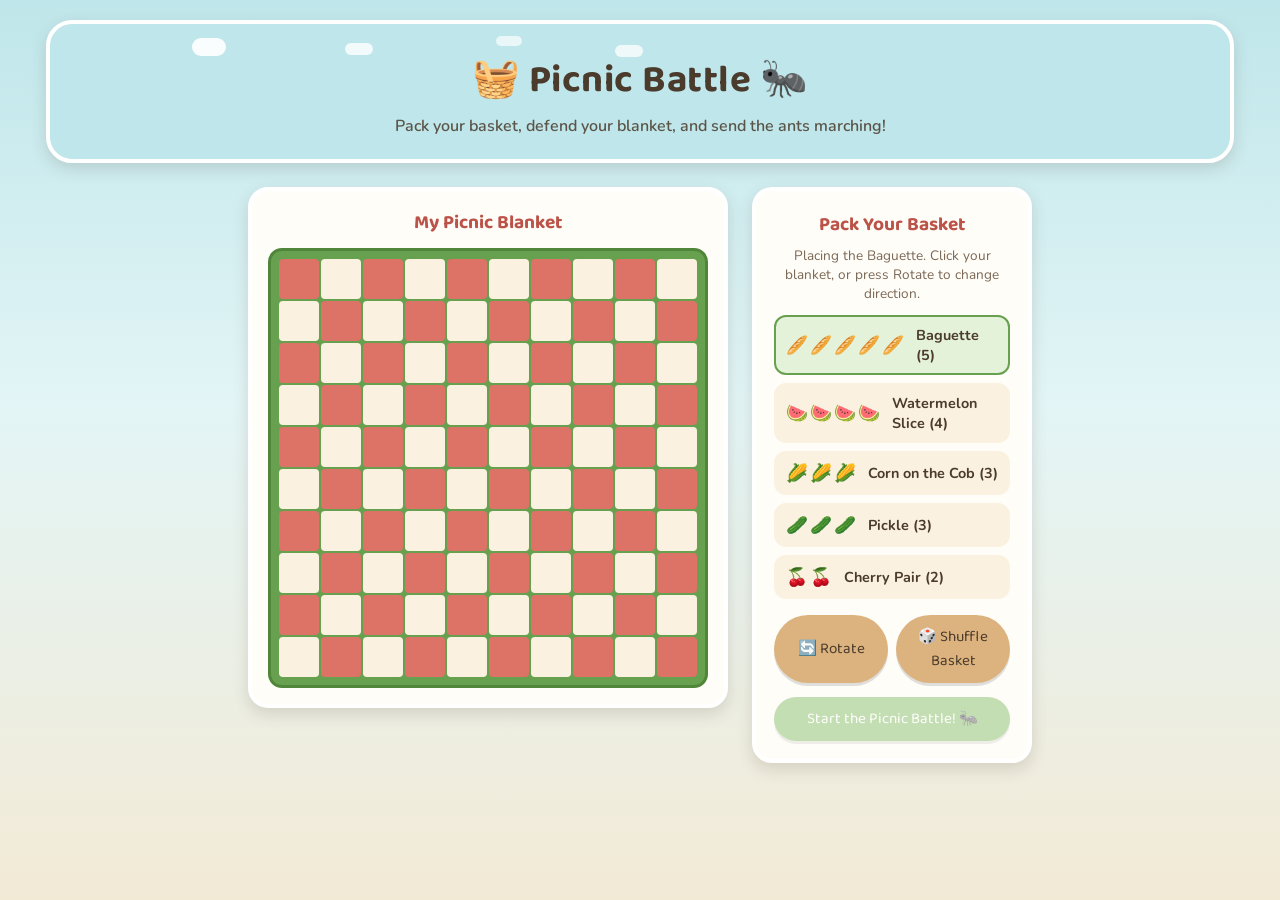
<file: index.html>
<!doctype html>
<html lang="en">
<head>
  <meta charset="UTF-8" />
  <meta name="viewport" content="width=device-width, initial-scale=1.0" />
  <title>Picnic Battle</title>
  <link rel="icon" href="data:image/svg+xml,<svg xmlns=%22http://www.w3.org/2000/svg%22 viewBox=%220 0 100 100%22><text y=%22.9em%22 font-size=%2290%22>🧺</text></svg>" />
  <link rel="preconnect" href="https://fonts.googleapis.com" />
  <link rel="preconnect" href="https://fonts.gstatic.com" crossorigin />
  <link href="https://fonts.googleapis.com/css2?family=Baloo+2:wght@500;700;800&family=Nunito:wght@400;600;700&display=swap" rel="stylesheet" />
  <link rel="stylesheet" href="css/style.css" />
</head>
<body>
  <div class="app">
    <header class="app-header">
      <h1>🧺 Picnic Battle 🐜</h1>
      <p class="tagline">Pack your basket, defend your blanket, and send the ants marching!</p>
    </header>

    <!-- ================= PLACEMENT SCREEN ================= -->
    <section id="placement-screen" class="screen">
      <div class="placement-layout">
        <div class="board-panel">
          <h2>My Picnic Blanket</h2>
          <div id="placement-board" class="board" aria-label="Your picnic blanket, place your food"></div>
        </div>

        <div class="ship-tray-panel">
          <h2>Pack Your Basket</h2>
          <p class="panel-hint" id="placement-hint">Pick a food below, then click your blanket to set it down.</p>
          <ul id="ship-tray" class="ship-tray"></ul>

          <div class="placement-controls">
            <button id="rotate-btn" class="btn" type="button">🔄 Rotate</button>
            <button id="randomize-btn" class="btn" type="button">🎲 Shuffle Basket</button>
          </div>
          <button id="start-battle-btn" class="btn btn-primary btn-block" type="button" disabled>
            Start the Picnic Battle! 🐜
          </button>
        </div>
      </div>
    </section>

    <!-- ================= BATTLE SCREEN ================= -->
    <section id="battle-screen" class="screen hidden">
      <div id="status-bar" class="status-bar">
        <span id="status-text">Your move — send in the ants!</span>
      </div>

      <div class="battle-layout">
        <div class="board-panel">
          <h2>My Picnic Blanket</h2>
          <ul id="player-fleet" class="fleet-status"></ul>
          <div id="player-board" class="board board-small" aria-label="Your picnic blanket"></div>
        </div>

        <div class="board-panel">
          <h2>Enemy Picnic Blanket</h2>
          <ul id="enemy-fleet" class="fleet-status"></ul>
          <div id="enemy-board" class="board board-small" aria-label="Enemy picnic blanket, click to attack"></div>
        </div>

        <div class="board-panel log-panel">
          <h2>🐜 Ant Chatter</h2>
          <div id="battle-log" class="battle-log" aria-live="polite"></div>
        </div>
      </div>

      <button id="restart-btn" class="btn btn-secondary" type="button">↺ New Picnic</button>
    </section>

    <!-- ================= GAME OVER MODAL ================= -->
    <div id="gameover-modal" class="modal hidden">
      <div class="modal-content">
        <h2 id="gameover-title"></h2>
        <p id="gameover-message"></p>
        <button id="play-again-btn" class="btn btn-primary" type="button">Play Again</button>
      </div>
    </div>

  </div>

  <script src="js/game.js"></script>
</body>
</html>
</file>
<file: css/style.css>
/* ===================== Picnic Battle — styles ===================== */
/* Palette matched to the ForgeCore "Snack Attack" toy: matte pastel sky-blue
   lid, grass-green tray, soft coral-red gingham on cream, wicker-basket tan. */

:root {
  --sky-blue: #bfe6ea;
  --sky-blue-soft: #e3f5f6;
  --cloud-white: #ffffff;

  --grass-green: #8bc172;
  --grass-green-dark: #67a04e;
  --grass-green-darker: #4f8639;

  --gingham-red: #dd7267;
  --gingham-red-dark: #bb5348;
  --gingham-cream: #faf1e1;

  --basket-tan: #dcb37e;
  --basket-tan-dark: #b98a54;

  --ant-dark: #4a3c2f;
  --ant-red: #d6473d;

  --ink: #4a3b2c;
  --ink-soft: #7a6754;

  --panel-bg: #fffdf8;
  --shadow: 0 6px 16px rgba(74, 59, 44, 0.16);
  font-size: 16px;
}

* {
  box-sizing: border-box;
}

body {
  margin: 0;
  min-height: 100vh;
  font-family: "Nunito", sans-serif;
  color: var(--ink);
  background: linear-gradient(180deg, var(--sky-blue) 0%, var(--sky-blue-soft) 45%, #f3ead6 100%);
  background-attachment: fixed;
}

.app {
  max-width: 1220px;
  margin: 0 auto;
  padding: 20px 16px 60px;
}

/* ---------- Header (mimics the toy's blue lid, with little clouds) ---------- */

.app-header {
  position: relative;
  text-align: center;
  color: var(--ink);
  background: var(--sky-blue);
  border: 4px solid #fff;
  border-radius: 26px;
  padding: 26px 20px 22px;
  margin-bottom: 24px;
  box-shadow: var(--shadow);
  overflow: hidden;
}

.app-header::before {
  content: "";
  position: absolute;
  top: 14px;
  left: 12%;
  width: 34px;
  height: 18px;
  background: var(--cloud-white);
  border-radius: 50px;
  opacity: 0.9;
  box-shadow:
    150px 2px 0 -3px rgba(255, 255, 255, 0.9),
    300px -6px 0 -4px rgba(255, 255, 255, 0.75),
    420px 4px 0 -3px rgba(255, 255, 255, 0.85);
}

.app-header h1 {
  font-family: "Baloo 2", sans-serif;
  font-size: 2.4rem;
  margin: 0 0 4px;
  letter-spacing: 0.5px;
  position: relative;
}

.tagline {
  margin: 0;
  font-weight: 600;
  opacity: 0.85;
  position: relative;
}

.screen.hidden {
  display: none;
}

/* ---------- Panels & layout ---------- */

.placement-layout,
.battle-layout {
  display: flex;
  flex-wrap: wrap;
  gap: 24px;
  justify-content: center;
  align-items: flex-start;
}

.board-panel {
  background: var(--panel-bg);
  border-radius: 20px;
  padding: 16px;
  box-shadow: var(--shadow);
  border: 4px solid #fff;
}

.board-panel h2 {
  font-family: "Baloo 2", sans-serif;
  margin: 0 0 10px;
  text-align: center;
  font-size: 1.2rem;
  color: var(--gingham-red-dark);
}

.ship-tray-panel {
  background: var(--panel-bg);
  border-radius: 20px;
  padding: 18px;
  box-shadow: var(--shadow);
  border: 4px solid #fff;
  width: 280px;
}

.ship-tray-panel h2 {
  font-family: "Baloo 2", sans-serif;
  margin: 0 0 6px;
  text-align: center;
  font-size: 1.2rem;
  color: var(--gingham-red-dark);
}

.panel-hint {
  text-align: center;
  font-size: 0.85rem;
  margin: 0 0 12px;
  min-height: 2.4em;
  color: var(--ink-soft);
}

/* ---------- Board grid (sits in a "grass tray" like the toy) ---------- */

.board {
  --cell: 40px;
  display: grid;
  grid-template-columns: repeat(10, var(--cell));
  grid-template-rows: repeat(10, var(--cell));
  gap: 2px;
  background: var(--grass-green-dark);
  padding: 8px;
  border-radius: 14px;
  border: 3px solid var(--grass-green-darker);
  user-select: none;
}

.board-small {
  --cell: 34px;
}

.cell {
  width: var(--cell);
  height: var(--cell);
  display: flex;
  align-items: center;
  justify-content: center;
  position: relative;
  font-size: calc(var(--cell) * 0.55);
  border: none;
  padding: 0;
  cursor: pointer;
  border-radius: 4px;
  transition: filter 0.15s ease, transform 0.1s ease;
}

.cell.checker-a {
  background: var(--gingham-red);
}

.cell.checker-b {
  background: var(--gingham-cream);
}

.cell:hover:not(.disabled):not(.attacked) {
  filter: brightness(1.1);
}

.cell.disabled,
.cell.attacked {
  cursor: default;
}

/* ship preview / placement */

.cell.ship-here {
  background: var(--basket-tan);
  box-shadow: inset 0 0 0 2px var(--basket-tan-dark);
}

.cell.preview-ok {
  background: #cfe8ba !important;
}

.cell.preview-bad {
  background: #f2b3ac !important;
}

/* attack results */

.cell.miss {
  background: #d9edf0;
}

.cell.hit {
  background: #f3ada4;
  animation: shake 0.35s ease;
}

.cell.sunk {
  background: #e2857a;
}

.cell .food-emoji {
  pointer-events: none;
}

.ant-icon {
  pointer-events: none;
  display: inline-flex;
  width: 62%;
  height: 62%;
  filter: drop-shadow(0 1px 1px rgba(0, 0, 0, 0.2));
}

.ant-icon svg {
  width: 100%;
  height: 100%;
  display: block;
}

.ant-icon.ant-miss {
  color: var(--ant-dark);
}

.ant-icon.ant-hit {
  color: var(--ant-red);
}

.ant-icon.ant-badge {
  position: absolute;
  width: 34%;
  height: 34%;
  bottom: 1px;
  right: 1px;
}

@keyframes shake {
  0%, 100% { transform: translate(0, 0); }
  25% { transform: translate(-2px, 1px); }
  50% { transform: translate(2px, -1px); }
  75% { transform: translate(-1px, -1px); }
}

/* ---------- Ship tray (placement) ---------- */

.ship-tray {
  list-style: none;
  margin: 0 0 16px;
  padding: 0;
  display: flex;
  flex-direction: column;
  gap: 8px;
}

.ship-tray-item {
  display: flex;
  align-items: center;
  gap: 10px;
  padding: 8px 10px;
  border-radius: 12px;
  background: var(--gingham-cream);
  border: 2px solid transparent;
  cursor: pointer;
  font-weight: 700;
  font-family: "Nunito", sans-serif;
}

.ship-tray-item .emoji-row {
  letter-spacing: 2px;
  font-size: 1.1rem;
}

.ship-tray-item .name {
  flex: 1;
  font-size: 0.9rem;
}

.ship-tray-item.selected {
  border-color: var(--grass-green-dark);
  background: #e5f2da;
}

.ship-tray-item.placed {
  opacity: 0.45;
  cursor: default;
  text-decoration: line-through;
}

/* ---------- Buttons ---------- */

.btn {
  font-family: "Baloo 2", sans-serif;
  font-size: 0.95rem;
  border: none;
  border-radius: 999px;
  padding: 10px 16px;
  cursor: pointer;
  background: var(--basket-tan);
  color: var(--ink);
  box-shadow: 0 3px 0 rgba(0, 0, 0, 0.12);
  transition: transform 0.08s ease, filter 0.15s ease;
}

.btn:hover:not(:disabled) {
  filter: brightness(1.06);
}

.btn:active:not(:disabled) {
  transform: translateY(2px);
  box-shadow: 0 1px 0 rgba(0, 0, 0, 0.12);
}

.btn:disabled {
  opacity: 0.5;
  cursor: not-allowed;
}

.btn-primary {
  background: var(--grass-green);
  color: #fff;
}

.btn-primary:hover:not(:disabled) {
  background: var(--grass-green-dark);
}

.btn-secondary {
  background: var(--gingham-red);
  color: #fff;
  display: block;
  margin: 22px auto 0;
}

.btn-block {
  display: block;
  width: 100%;
  margin-top: 14px;
}

.placement-controls {
  display: flex;
  gap: 8px;
}

.placement-controls .btn {
  flex: 1;
}

/* ---------- Battle status & fleet ---------- */

.status-bar {
  text-align: center;
  margin: 0 auto 18px;
  max-width: 520px;
  background: var(--panel-bg);
  border-radius: 999px;
  padding: 10px 18px;
  box-shadow: var(--shadow);
  font-weight: 700;
  font-family: "Baloo 2", sans-serif;
  color: var(--gingham-red-dark);
}

.fleet-status {
  list-style: none;
  display: flex;
  justify-content: center;
  gap: 8px;
  padding: 0;
  margin: 0 0 10px;
  font-size: 1.3rem;
}

.fleet-status li {
  opacity: 1;
  transition: opacity 0.2s ease;
}

.fleet-status li.sunk-item {
  opacity: 0.3;
  filter: grayscale(1);
}

.fleet-status li.unknown {
  filter: grayscale(1) brightness(1.5);
}

/* ---------- Battle log (chat-style sidebar) ---------- */

.log-panel {
  width: 260px;
  display: flex;
  flex-direction: column;
}

.battle-log {
  flex: 1;
  height: 420px;
  overflow-y: auto;
  display: flex;
  flex-direction: column;
  gap: 8px;
  padding: 4px 6px 4px 4px;
  scrollbar-width: thin;
  scrollbar-color: var(--basket-tan) transparent;
}

.log-entry {
  max-width: 88%;
  padding: 8px 12px;
  border-radius: 14px;
  font-size: 0.82rem;
  line-height: 1.35;
  animation: log-in 0.2s ease;
}

.log-entry.player {
  align-self: flex-end;
  background: #e5f2da;
  border: 1px solid #cfe8ba;
  border-bottom-right-radius: 4px;
}

.log-entry.enemy {
  align-self: flex-start;
  background: var(--gingham-cream);
  border: 1px solid #f0d9bd;
  border-bottom-left-radius: 4px;
}

.log-entry.event {
  align-self: center;
  max-width: 100%;
  text-align: center;
  font-family: "Baloo 2", sans-serif;
  font-weight: 700;
  color: var(--gingham-red-dark);
  background: #fbe4d8;
  border: 1px solid #f2c3ac;
}

@keyframes log-in {
  from { opacity: 0; transform: translateY(6px); }
  to { opacity: 1; transform: translateY(0); }
}

/* ---------- Modal ---------- */

.modal {
  position: fixed;
  inset: 0;
  background: rgba(74, 59, 44, 0.55);
  display: flex;
  align-items: center;
  justify-content: center;
  z-index: 100;
}

.modal.hidden {
  display: none;
}

.modal-content {
  background: var(--panel-bg);
  border-radius: 20px;
  padding: 32px;
  text-align: center;
  max-width: 340px;
  box-shadow: var(--shadow);
  border: 4px solid #fff;
}

.modal-content h2 {
  font-family: "Baloo 2", sans-serif;
  margin-top: 0;
  color: var(--gingham-red-dark);
}

/* ---------- Responsive ---------- */

/* Between the full three-across layout and the small-screen stack: keep the
   two boards full-size side by side and let the log span underneath rather
   than awkwardly wrapping to its own half-empty row. */
@media (max-width: 1180px) {
  .log-panel {
    width: 100%;
    max-width: 864px;
  }
  .battle-log {
    height: 220px;
  }
}

@media (max-width: 720px) {
  :root {
    font-size: 14px;
  }
  .board {
    --cell: 30px;
  }
  .board-small {
    --cell: 26px;
  }
  .ship-tray-panel,
  .log-panel {
    width: 100%;
    max-width: 340px;
  }
  .battle-log {
    height: 220px;
  }
}
</file>
